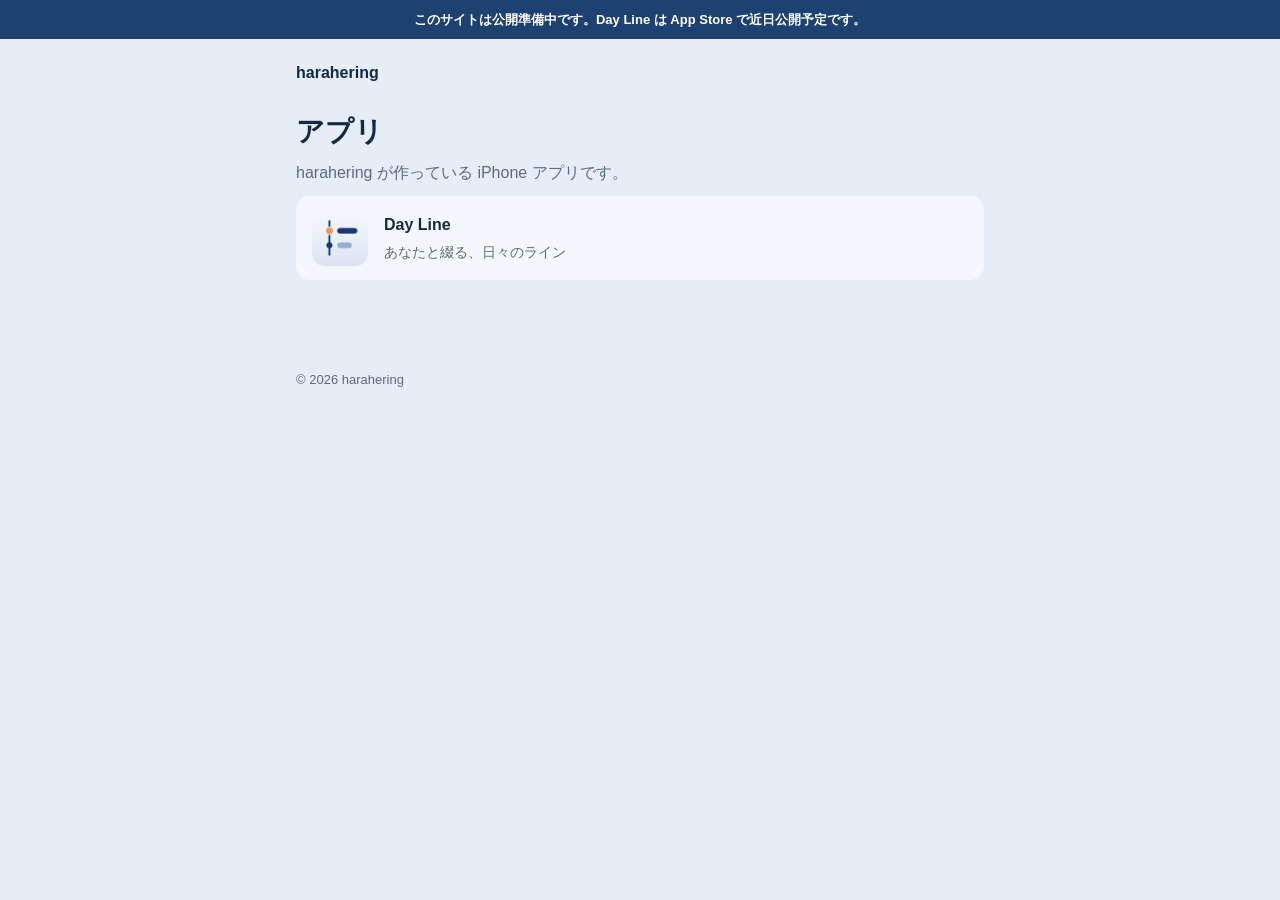
<file: index.html>
<!doctype html>
<html lang="ja">
<head>
  <meta charset="utf-8">
  <meta name="viewport" content="width=device-width, initial-scale=1">
  <meta name="robots" content="noindex">
  <title>harahering</title>
  <meta name="description" content="harahering が作っている iPhone アプリの紹介です。">
  <link rel="stylesheet" href="/assets/style.css">
</head>
<body>
  <!-- 公開準備中の表示。アプリの公開時に、この div と下の robots の meta を消す -->
  <div class="prerelease">このサイトは公開準備中です。Day Line は App Store で近日公開予定です。</div>
  <header class="site-header">
    <div class="wrap">
      <a class="brand" href="/">harahering</a>
    </div>
  </header>

  <main class="wrap">
    <h1>アプリ</h1>
    <p class="lead">harahering が作っている iPhone アプリです。</p>
    <ul class="app-list">
      <li>
        <a href="/dayline/">
          <img src="/assets/dayline-icon.png" alt="">
          <div>
            <strong>Day Line</strong>
            <span>あなたと綴る、日々のライン</span>
          </div>
        </a>
      </li>
    </ul>
  </main>

  <footer class="site-footer">
    <div class="wrap">
      <p>&copy; 2026 harahering</p>
    </div>
  </footer>
</body>
</html>
</file>
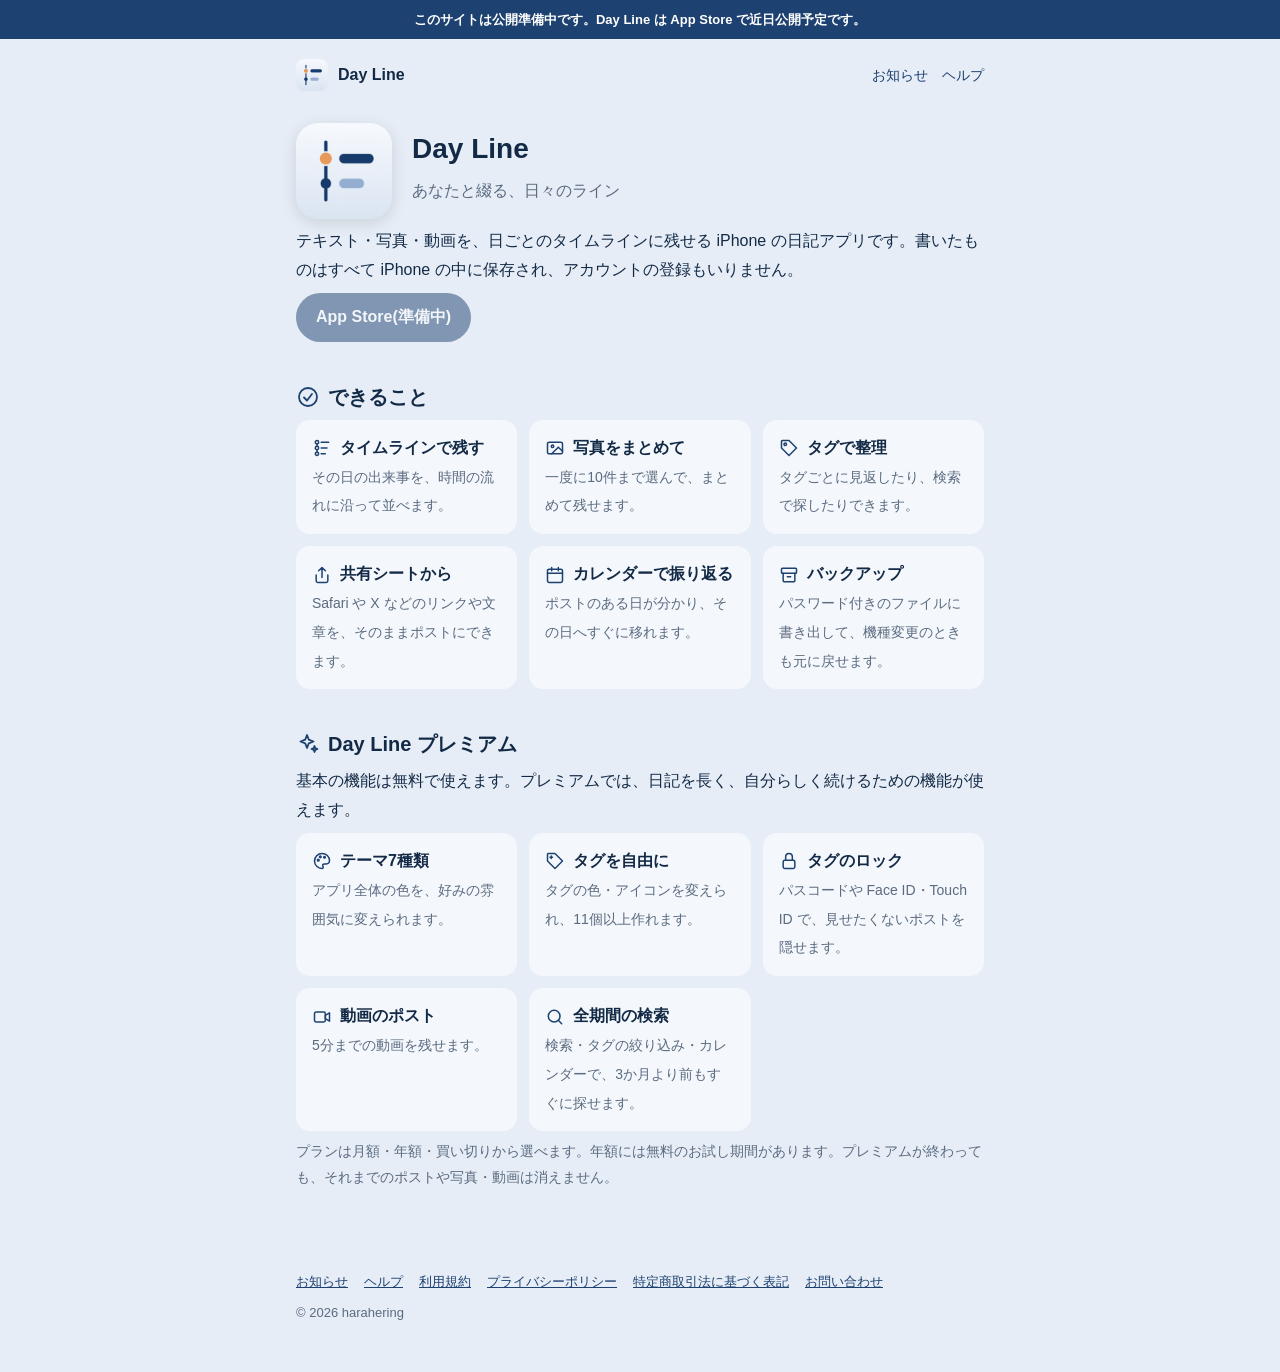
<file: dayline/index.html>
<!doctype html>
<html lang="ja">
<head>
  <meta charset="utf-8">
  <meta name="viewport" content="width=device-width, initial-scale=1">
  <meta name="robots" content="noindex">
  <title>Day Line - あなたと綴る、日々のライン</title>
  <meta name="description" content="Day Line は、テキスト・写真・動画を、日ごとのタイムラインに残す iPhone の日記アプリです。">
  <link rel="stylesheet" href="/assets/style.css">
  <link rel="apple-touch-icon" href="/assets/apple-touch-icon.png">
</head>
<body>
  <!-- 公開準備中の表示。アプリの公開時に、この div と下の robots の meta を消す -->
  <div class="prerelease">このサイトは公開準備中です。Day Line は App Store で近日公開予定です。</div>
  <header class="site-header">
    <div class="wrap">
      <a class="brand" href="/dayline/"><img src="/assets/dayline-icon.png" alt="">Day Line</a>
      <nav class="site-nav">
        <a href="/dayline/news/">お知らせ</a>
        <a href="/dayline/help/">ヘルプ</a>
      </nav>
    </div>
  </header>

  <main class="wrap">
    <div class="hero">
      <img src="/assets/dayline-icon.png" alt="Day Line のアイコン">
      <div>
        <h1>Day Line</h1>
        <p class="lead">あなたと綴る、日々のライン</p>
      </div>
    </div>

    <p>テキスト・写真・動画を、日ごとのタイムラインに残せる iPhone の日記アプリです。書いたものはすべて iPhone の中に保存され、アカウントの登録もいりません。</p>

    <!-- App Store のリンクは、アプリの公開後に差し替える -->
    <p><a class="button" href="#" aria-disabled="true">App Store(準備中)</a></p>

    <!-- Icons are inline SVG drawn with the text color's accent, so they follow light and dark. -->
    <h2 class="with-icon">
      <svg class="icon" viewBox="0 0 24 24" aria-hidden="true"><circle cx="12" cy="12" r="9"/><path d="M8 12.5l3 3 5-6.5"/></svg>
      できること
    </h2>
    <ul class="features">
      <li>
        <strong><svg class="icon" viewBox="0 0 24 24" aria-hidden="true"><circle cx="6" cy="5" r="2"/><circle cx="6" cy="12" r="2"/><circle cx="6" cy="19" r="2"/><path d="M6 7v3M6 14v3M11 5h9M11 12h7M11 19h5"/></svg>タイムラインで残す</strong>
        <span>その日の出来事を、時間の流れに沿って並べます。</span>
      </li>
      <li>
        <strong><svg class="icon" viewBox="0 0 24 24" aria-hidden="true"><rect x="3" y="5" width="18" height="14" rx="2"/><circle cx="9" cy="10" r="1.5"/><path d="M21 16l-5-5-8 8"/></svg>写真をまとめて</strong>
        <span>一度に10件まで選んで、まとめて残せます。</span>
      </li>
      <li>
        <strong><svg class="icon" viewBox="0 0 24 24" aria-hidden="true"><path d="M3 12V4a1 1 0 0 1 1-1h8l9 9-9 9z"/><circle cx="7.5" cy="7.5" r="1.5"/></svg>タグで整理</strong>
        <span>タグごとに見返したり、検索で探したりできます。</span>
      </li>
      <li>
        <strong><svg class="icon" viewBox="0 0 24 24" aria-hidden="true"><path d="M12 3v12M8 7l4-4 4 4"/><path d="M5 12v7a2 2 0 0 0 2 2h10a2 2 0 0 0 2-2v-7"/></svg>共有シートから</strong>
        <span>Safari や X などのリンクや文章を、そのままポストにできます。</span>
      </li>
      <li>
        <strong><svg class="icon" viewBox="0 0 24 24" aria-hidden="true"><rect x="3" y="5" width="18" height="16" rx="2"/><path d="M3 10h18M8 3v4M16 3v4"/></svg>カレンダーで振り返る</strong>
        <span>ポストのある日が分かり、その日へすぐに移れます。</span>
      </li>
      <li>
        <strong><svg class="icon" viewBox="0 0 24 24" aria-hidden="true"><rect x="3" y="4" width="18" height="6" rx="1"/><path d="M5 10v9a1 1 0 0 0 1 1h12a1 1 0 0 0 1-1v-9M10 14h4"/></svg>バックアップ</strong>
        <span>パスワード付きのファイルに書き出して、機種変更のときも元に戻せます。</span>
      </li>
    </ul>

    <h2 class="with-icon">
      <svg class="icon" viewBox="0 0 24 24" aria-hidden="true"><path d="M11 3l1.8 4.7 4.7 1.8-4.7 1.8L11 16l-1.8-4.7L4.5 9.5l4.7-1.8z"/><path d="M18.5 14l.8 2.2 2.2.8-2.2.8-.8 2.2-.8-2.2-2.2-.8 2.2-.8z"/></svg>
      Day Line プレミアム
    </h2>
    <p>基本の機能は無料で使えます。プレミアムでは、日記を長く、自分らしく続けるための機能が使えます。</p>
    <ul class="features">
      <li>
        <strong><svg class="icon" viewBox="0 0 24 24" aria-hidden="true"><path d="M12 3a9 9 0 1 0 0 18c1 0 1.5-.8 1.5-1.5 0-.9-.7-1.3-.7-2.2 0-1 .8-1.8 1.8-1.8H17a4 4 0 0 0 4-4C21 6.8 17 3 12 3z"/><circle cx="7.5" cy="11" r="1"/><circle cx="10" cy="7" r="1"/><circle cx="15" cy="7.5" r="1"/></svg>テーマ7種類</strong>
        <span>アプリ全体の色を、好みの雰囲気に変えられます。</span>
      </li>
      <li>
        <strong><svg class="icon" viewBox="0 0 24 24" aria-hidden="true"><path d="M3 12V4a1 1 0 0 1 1-1h8l9 9-9 9z"/><path d="M7.5 6v3M6 7.5h3"/></svg>タグを自由に</strong>
        <span>タグの色・アイコンを変えられ、11個以上作れます。</span>
      </li>
      <li>
        <strong><svg class="icon" viewBox="0 0 24 24" aria-hidden="true"><rect x="5" y="11" width="14" height="10" rx="2"/><path d="M8 11V7a4 4 0 0 1 8 0v4"/></svg>タグのロック</strong>
        <span>パスコードや Face ID・Touch ID で、見せたくないポストを隠せます。</span>
      </li>
      <li>
        <strong><svg class="icon" viewBox="0 0 24 24" aria-hidden="true"><rect x="3" y="6" width="13" height="12" rx="2"/><path d="M16 10l5-3v10l-5-3z"/></svg>動画のポスト</strong>
        <span>5分までの動画を残せます。</span>
      </li>
      <li>
        <strong><svg class="icon" viewBox="0 0 24 24" aria-hidden="true"><circle cx="11" cy="11" r="7"/><path d="M20 20l-4-4"/></svg>全期間の検索</strong>
        <span>検索・タグの絞り込み・カレンダーで、3か月より前もすぐに探せます。</span>
      </li>
    </ul>
    <p class="note">プランは月額・年額・買い切りから選べます。年額には無料のお試し期間があります。プレミアムが終わっても、それまでのポストや写真・動画は消えません。</p>
  </main>

  <footer class="site-footer">
    <div class="wrap">
      <nav>
        <a href="/dayline/news/">お知らせ</a>
        <a href="/dayline/help/">ヘルプ</a>
        <a href="/dayline/terms/">利用規約</a>
        <a href="/dayline/privacy/">プライバシーポリシー</a>
        <a href="/dayline/tokushoho/">特定商取引法に基づく表記</a>
        <a href="https://docs.google.com/forms/d/e/1FAIpQLSfvPwlX7Q81-w0aFriSInDe62e1CzYH-zkuxOS2LCQvahcfPw/viewform">お問い合わせ</a>
      </nav>
      <p>&copy; 2026 harahering</p>
    </div>
  </footer>
</body>
</html>
</file>
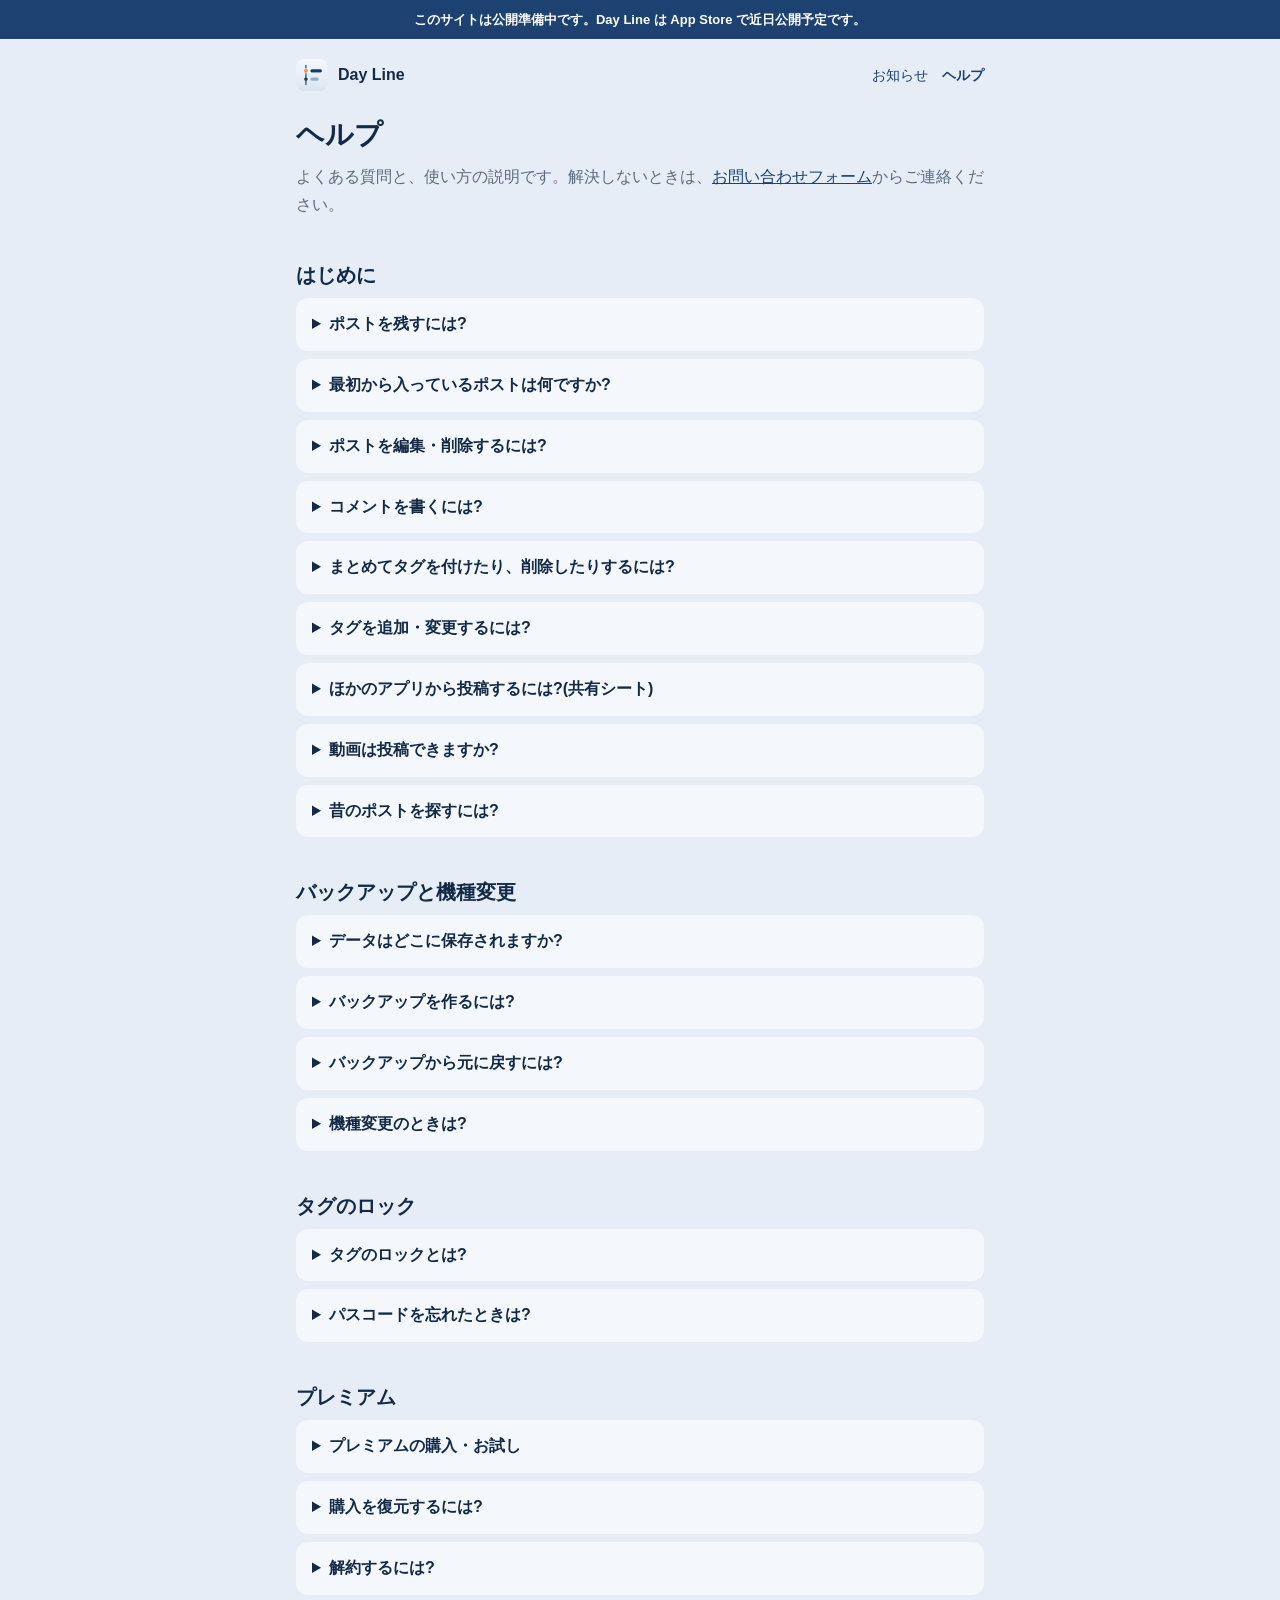
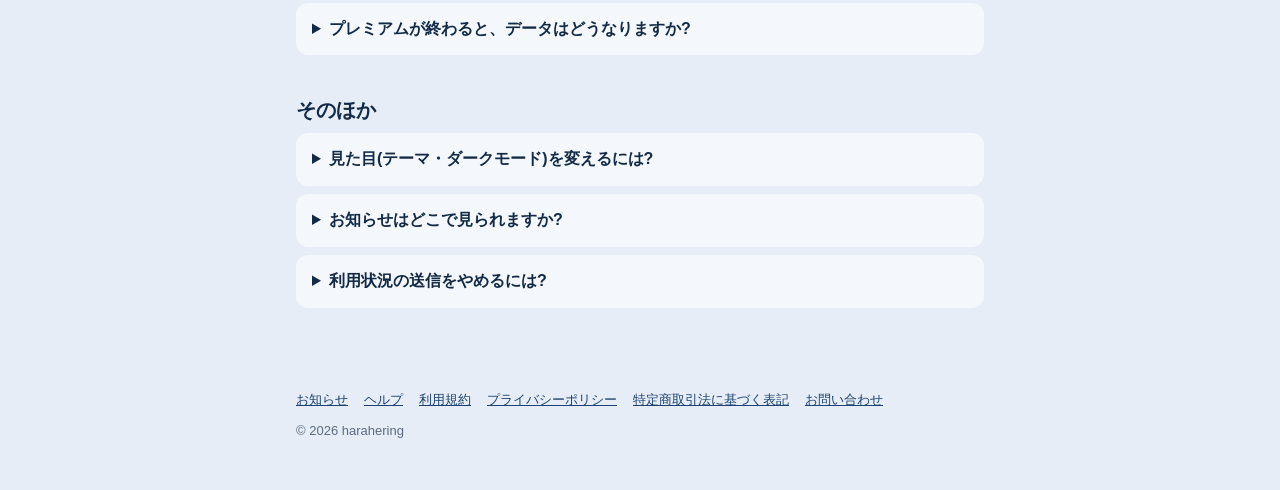
<file: dayline/help/index.html>
<!doctype html>
<html lang="ja">
<head>
  <meta charset="utf-8">
  <meta name="viewport" content="width=device-width, initial-scale=1">
  <meta name="robots" content="noindex">
  <title>ヘルプ - Day Line</title>
  <link rel="stylesheet" href="/assets/style.css">
  <link rel="apple-touch-icon" href="/assets/apple-touch-icon.png">
</head>
<body>
  <!-- 公開準備中の表示。アプリの公開時に、この div と下の robots の meta を消す -->
  <div class="prerelease">このサイトは公開準備中です。Day Line は App Store で近日公開予定です。</div>
  <header class="site-header">
    <div class="wrap">
      <a class="brand" href="/dayline/"><img src="/assets/dayline-icon.png" alt="">Day Line</a>
      <nav class="site-nav">
        <a href="/dayline/news/">お知らせ</a>
        <a href="/dayline/help/" aria-current="page">ヘルプ</a>
      </nav>
    </div>
  </header>

  <main class="wrap">
    <h1>ヘルプ</h1>
    <p class="lead">よくある質問と、使い方の説明です。解決しないときは、<a href="https://docs.google.com/forms/d/e/1FAIpQLSfvPwlX7Q81-w0aFriSInDe62e1CzYH-zkuxOS2LCQvahcfPw/viewform">お問い合わせフォーム</a>からご連絡ください。</p>

    <h2>はじめに</h2>
    <details>
      <summary>ポストを残すには?</summary>
      <p>画面右上の「＋」を押し、「テキスト」か「画像・動画」を選んで書きます。タグを選んで「投稿」を押すと、ホームのその日のタイムラインに並びます。</p>
    </details>
    <details>
      <summary>最初から入っているポストは何ですか?</summary>
      <p>はじめて開いたときに、使い方の案内としてポストとコメントをいくつか入れています。読み終わったら、ふつうのポストと同じように削除できます。ホーム右上の丸いチェックのアイコンで、まとめて選んで削除すると簡単です。</p>
    </details>
    <details>
      <summary>ポストを編集・削除するには?</summary>
      <p>ポストを押すと詳細ページが開きます。詳細ページでは、次のことができます。</p>
      <ul>
        <li>本文の編集: 本文の右下の鉛筆のアイコン</li>
        <li>タグの設定: 右上のタグのアイコン</li>
        <li>削除: 右上のゴミ箱のアイコン(そのポストのコメントも一緒に削除されます)</li>
        <li>日時の変更: 上部の日時を押すと、年・月・日・時刻を変えられます</li>
      </ul>
      <p>ホームや一覧でポストを長押しすると、詳細ページを開かずに、タグの設定・コメント・削除ができます。ポストの右下の「TAG」を押しても、タグを設定できます。</p>
    </details>
    <details>
      <summary>コメントを書くには?</summary>
      <p>ホームのポストの左下にある吹き出しのアイコンを押すと、コメントを書けます。1つのポストに、いくつでも書けます。</p>
      <p>ホームには、ポストごとにコメントが3件まで表示されます。すべてのコメントは、詳細ページの右下の吹き出しのアイコンから見られ、編集や削除もできます。</p>
    </details>
    <details>
      <summary>まとめてタグを付けたり、削除したりするには?</summary>
      <p>ホームや一覧の右上の丸いチェックのアイコンを押すと、ポストを複数選べる状態になります。ポストを選んでから、右上のタグのアイコンでまとめてタグを設定、ゴミ箱のアイコンでまとめて削除できます。</p>
      <p>まとめてタグを設定すると、選んだポストに付いていたタグは、新しく選んだタグに置き換わります。</p>
    </details>
    <details>
      <summary>タグを追加・変更するには?</summary>
      <p>タグ画面の右上の鉛筆のアイコンから、タグを追加・並べ替え・削除できます。タグの名前を押すと、名前を変えられます。</p>
      <p>無料プランで作れるタグは10個までです。タグの色・アイコンの変更と、11個目以降のタグは、プレミアムで使えます。</p>
    </details>
    <details>
      <summary>ほかのアプリから投稿するには?(共有シート)</summary>
      <p>Safari や X などで「共有」ボタンを押し、一覧から「Day Line」を選ぶと、リンクや文章をそのままポストにできます。一覧にないときは、一覧の右端の「その他」から追加してください。</p>
      <p>リンクだけのポストは、タイトルや画像の付いたカードで表示されます(X・Instagram・TikTok の投稿や、ニュースなどのウェブページ)。共有したポストは、次に Day Line を開いたときに取り込まれます。</p>
    </details>
    <details>
      <summary>動画は投稿できますか?</summary>
      <p>プレミアムで、5分までの動画を投稿できます。画像と動画は、合わせて一度に10件まで選べます。まとめて選んだものは、ホームでは横に1つに並び、詳細ページで左右にめくって見られます。</p>
    </details>
    <details>
      <summary>昔のポストを探すには?</summary>
      <p>ホームの月の切り替えで、全期間のポストを見られます。テキスト・画像の一覧の検索とタグの絞り込み、カレンダーから日付を選ぶ機能は、無料プランでは直近3か月が対象です。プレミアムでは全期間が対象になります。</p>
    </details>

    <h2>バックアップと機種変更</h2>
    <details>
      <summary>データはどこに保存されますか?</summary>
      <p>ポスト・画像・動画・タグは、すべて iPhone の中に保存されます。開発者のサーバには送られません。アプリを削除すると、データもすべて消えます。</p>
    </details>
    <details>
      <summary>バックアップを作るには?</summary>
      <p>設定の「バックアップを書き出す」で、データをパスワード(4文字以上)付きのファイルとして保存できます。保存先は、ファイルアプリ(iCloud Drive など)から選べます。</p>
      <p>パスワードを忘れると、そのファイルは読み込めません。パスワードは忘れないように控えておいてください。</p>
    </details>
    <details>
      <summary>バックアップから元に戻すには?</summary>
      <p>設定の「バックアップから読み込む」でファイルを選び、パスワードを入れます。いま入っているポスト・コメント・タグは、ファイルの内容にすべて置き換わります。</p>
    </details>
    <details>
      <summary>機種変更のときは?</summary>
      <p>iCloud バックアップや、パソコンでの iPhone のバックアップから新しい iPhone に移すと、Day Line のデータも一緒に移ります。設定の「画像と動画をバックアップに含める」をオフにしている場合、画像と動画は移りません。</p>
      <p>確実に移すには、古い iPhone でバックアップファイルを書き出し、新しい iPhone で読み込む方法がおすすめです。</p>
    </details>

    <h2>タグのロック</h2>
    <details>
      <summary>タグのロックとは?</summary>
      <p>設定の「プライバシー設定」で、選んだタグと、そのタグが付いたポストを、パスコードや Face ID・Touch ID で開くまで隠せます(プレミアム)。ロックし直すタイミングは「自分でロックするまで」か「アプリを離れたとき」から選べます。</p>
    </details>
    <details>
      <summary>パスコードを忘れたときは?</summary>
      <p>パスコードの画面の「パスコードを忘れた場合」から、iPhone の認証(Face ID や iPhone のパスコード)で初期化できます。ロックの設定は消えますが、タグとポストはそのまま残ります。</p>
    </details>

    <h2>プレミアム</h2>
    <details>
      <summary>プレミアムの購入・お試し</summary>
      <p>設定の「プレミアムを見る」から、月額・年額・買い切りのプランを選べます。年額には無料のお試し期間があり、お試しが終わると料金がかかります。</p>
    </details>
    <details>
      <summary>購入を復元するには?</summary>
      <p>アプリを入れ直したときや、別の iPhone で使うときは、同じ Apple アカウントでサインインしたうえで、設定の「購入を復元」を押してください。</p>
    </details>
    <details>
      <summary>解約するには?</summary>
      <p>設定の「サブスクリプションを管理」か、iPhone の「設定」→ 自分の名前 →「サブスクリプション」から解約できます。期間が終わる24時間前までに解約すると、次の更新は行われません。アプリを削除しただけでは解約されません。</p>
    </details>
    <details>
      <summary>プレミアムが終わると、データはどうなりますか?</summary>
      <p>ポスト・画像・動画・タグはそのまま残り、見ることも書き出すこともできます。テーマはスタンダードに戻り、新しく動画を投稿するなど、プレミアムの機能が使えなくなります。</p>
    </details>

    <h2>そのほか</h2>
    <details>
      <summary>見た目(テーマ・ダークモード)を変えるには?</summary>
      <p>設定の「外観」で、ライト・ダーク・システム(iPhone の設定に合わせる)を選べます。</p>
      <p>設定の「テーマ」で、アプリ全体の色を変えられます。スタンダードのほかに、7種類のテーマがプレミアムで使えます。</p>
    </details>
    <details>
      <summary>お知らせはどこで見られますか?</summary>
      <p>アップデートの内容や、不具合とその対応は、設定の「お知らせ」と、このサイトの<a href="/dayline/news/">お知らせ</a>でお伝えします。新しいお知らせがあると、ホーム左上の設定のアイコンに数字が付きます。</p>
    </details>
    <details>
      <summary>利用状況の送信をやめるには?</summary>
      <p>設定の「利用状況を送信」をオフにしてください。送る内容は、<a href="/dayline/privacy/">プライバシーポリシー</a>に書いています。</p>
    </details>
  </main>

  <footer class="site-footer">
    <div class="wrap">
      <nav>
        <a href="/dayline/news/">お知らせ</a>
        <a href="/dayline/help/">ヘルプ</a>
        <a href="/dayline/terms/">利用規約</a>
        <a href="/dayline/privacy/">プライバシーポリシー</a>
        <a href="/dayline/tokushoho/">特定商取引法に基づく表記</a>
        <a href="https://docs.google.com/forms/d/e/1FAIpQLSfvPwlX7Q81-w0aFriSInDe62e1CzYH-zkuxOS2LCQvahcfPw/viewform">お問い合わせ</a>
      </nav>
      <p>&copy; 2026 harahering</p>
    </div>
  </footer>
</body>
</html>
</file>
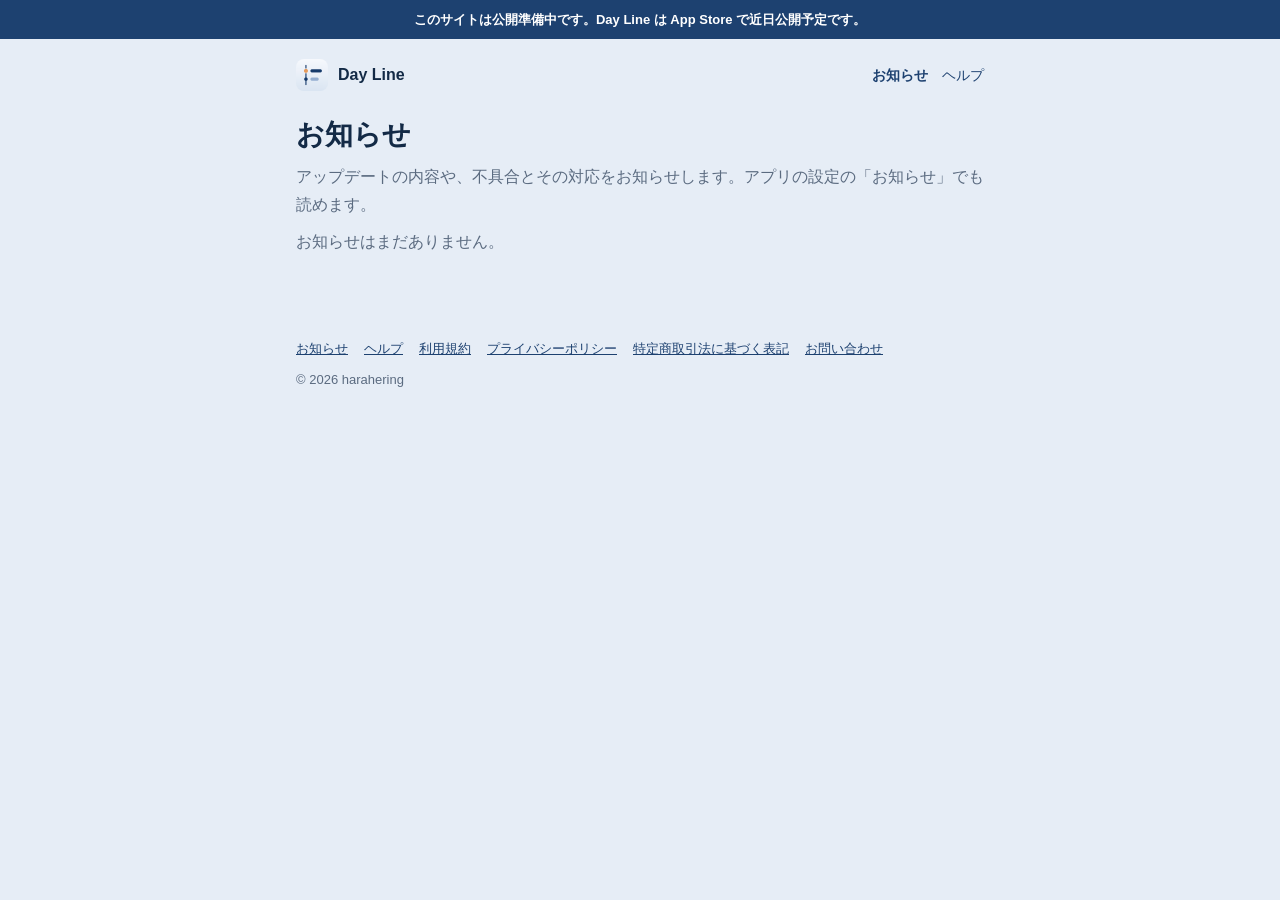
<file: dayline/news/index.html>
<!doctype html>
<html lang="ja">
<head>
  <meta charset="utf-8">
  <meta name="viewport" content="width=device-width, initial-scale=1">
  <meta name="robots" content="noindex">
  <title>お知らせ - Day Line</title>
  <link rel="stylesheet" href="/assets/style.css">
  <link rel="apple-touch-icon" href="/assets/apple-touch-icon.png">
</head>
<body>
  <!-- 公開準備中の表示。アプリの公開時に、この div と下の robots の meta を消す -->
  <div class="prerelease">このサイトは公開準備中です。Day Line は App Store で近日公開予定です。</div>
  <header class="site-header">
    <div class="wrap">
      <a class="brand" href="/dayline/"><img src="/assets/dayline-icon.png" alt="">Day Line</a>
      <nav class="site-nav">
        <a href="/dayline/news/" aria-current="page">お知らせ</a>
        <a href="/dayline/help/">ヘルプ</a>
      </nav>
    </div>
  </header>

  <main class="wrap">
    <h1>お知らせ</h1>
    <p class="lead">アップデートの内容や、不具合とその対応をお知らせします。アプリの設定の「お知らせ」でも読めます。</p>
    <div id="news-list">
      <p class="news-empty">読み込んでいます…</p>
    </div>
  </main>

  <footer class="site-footer">
    <div class="wrap">
      <nav>
        <a href="/dayline/news/">お知らせ</a>
        <a href="/dayline/help/">ヘルプ</a>
        <a href="/dayline/terms/">利用規約</a>
        <a href="/dayline/privacy/">プライバシーポリシー</a>
        <a href="/dayline/tokushoho/">特定商取引法に基づく表記</a>
        <a href="https://docs.google.com/forms/d/e/1FAIpQLSfvPwlX7Q81-w0aFriSInDe62e1CzYH-zkuxOS2LCQvahcfPw/viewform">お問い合わせ</a>
      </nav>
      <p>&copy; 2026 harahering</p>
    </div>
  </footer>
  <script src="/assets/news.js"></script>
</body>
</html>
</file>
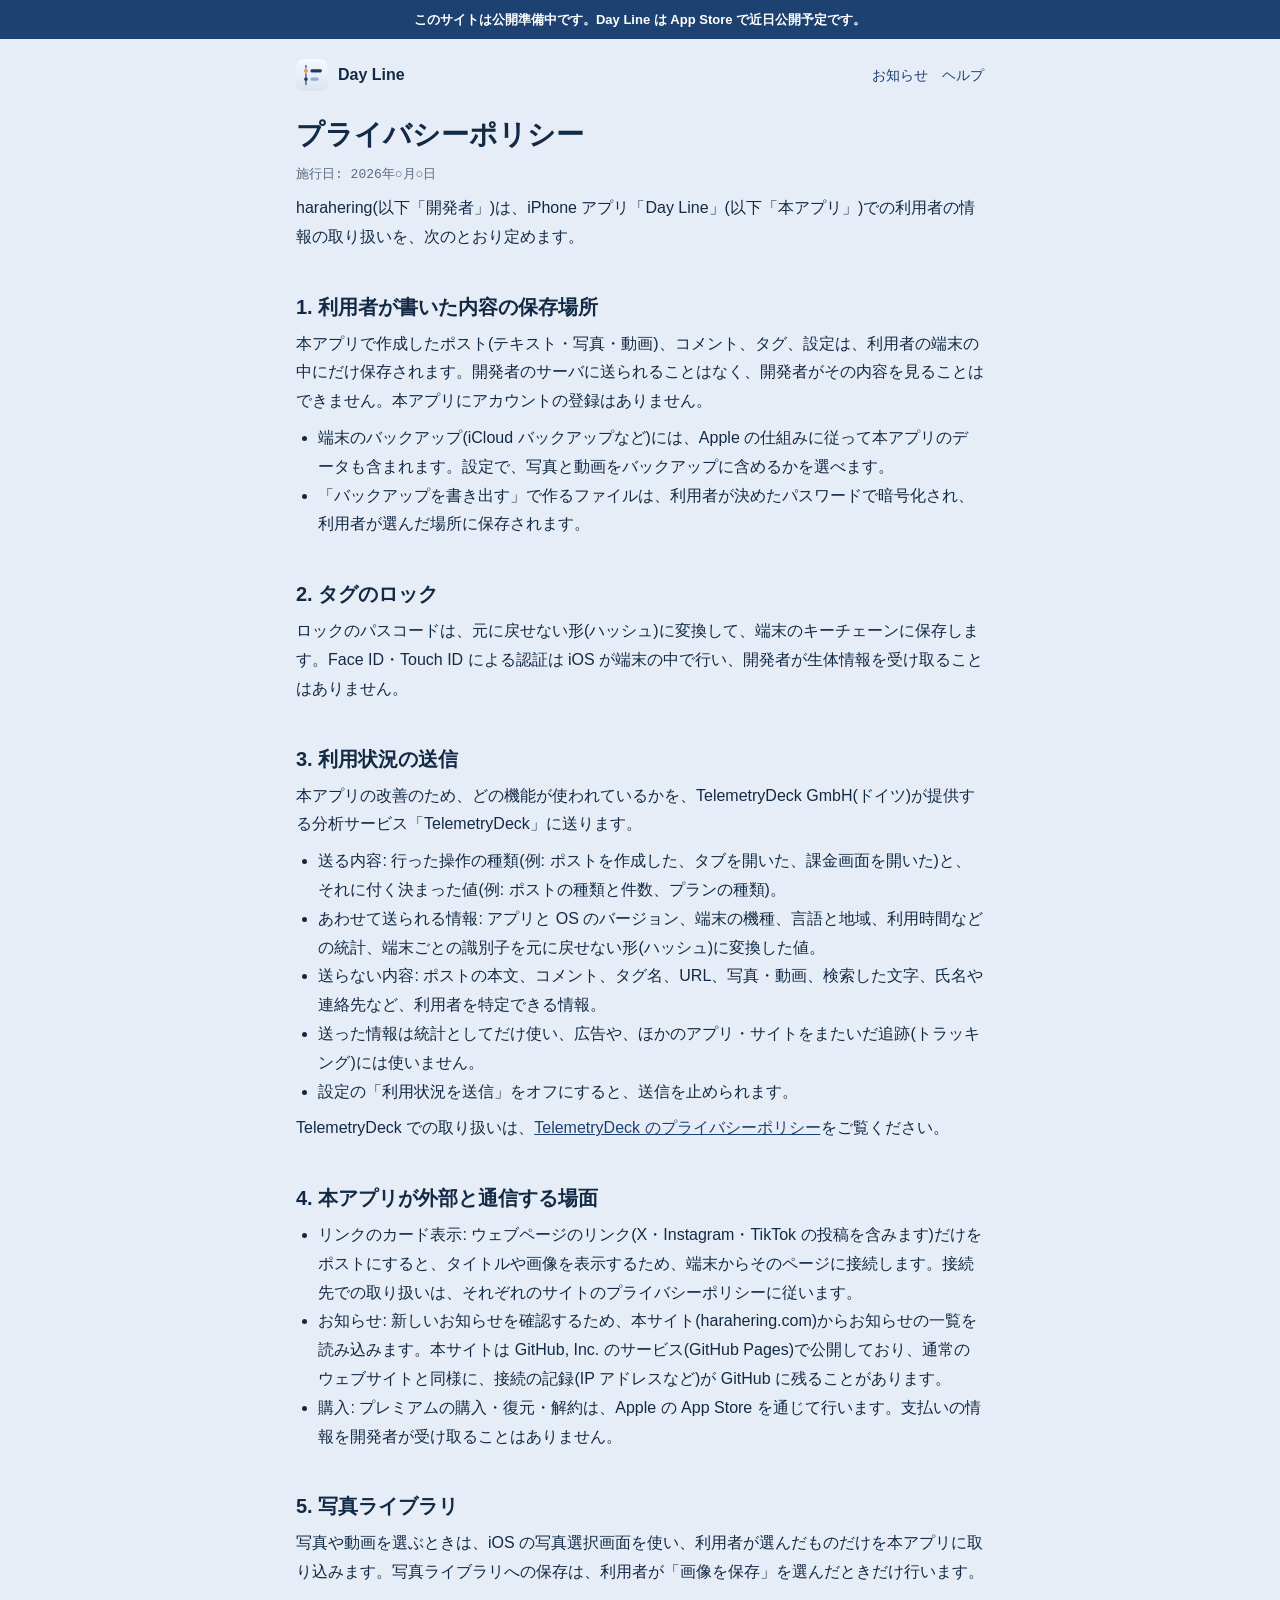
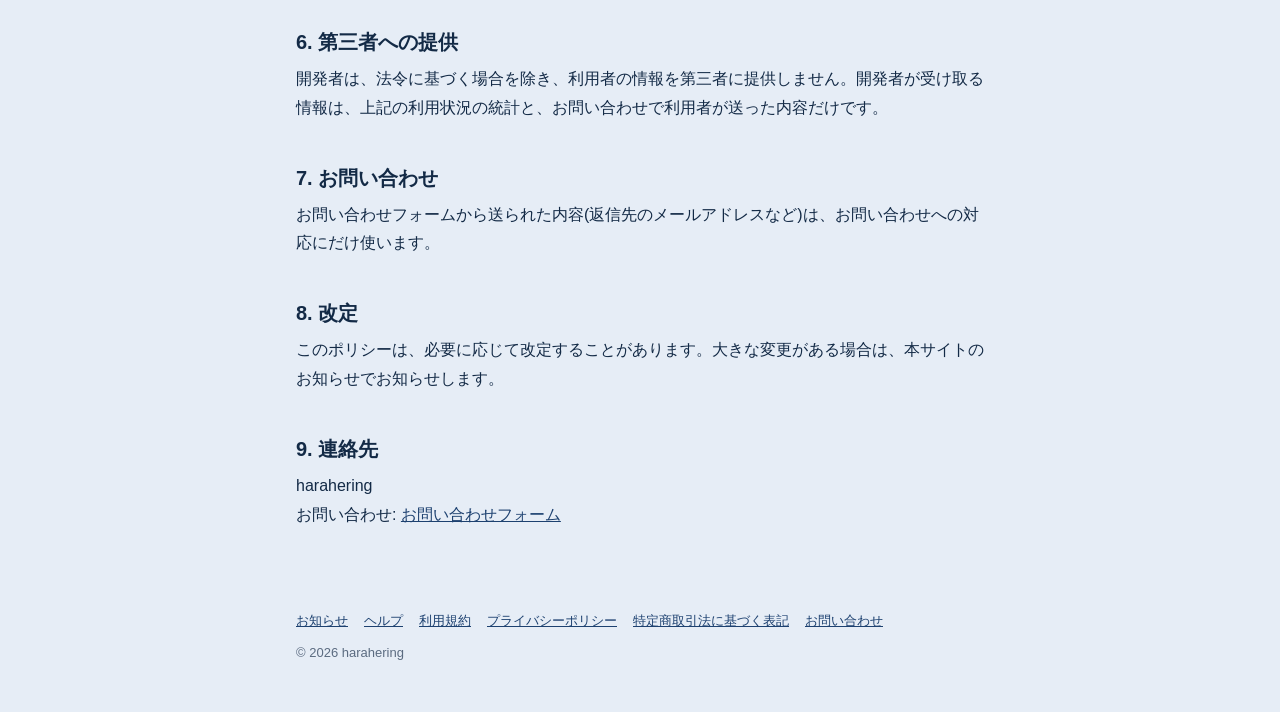
<file: dayline/privacy/index.html>
<!doctype html>
<html lang="ja">
<head>
  <meta charset="utf-8">
  <meta name="viewport" content="width=device-width, initial-scale=1">
  <meta name="robots" content="noindex">
  <title>プライバシーポリシー - Day Line</title>
  <link rel="stylesheet" href="/assets/style.css">
  <link rel="apple-touch-icon" href="/assets/apple-touch-icon.png">
</head>
<body>
  <!-- 公開準備中の表示。アプリの公開時に、この div と下の robots の meta を消す -->
  <div class="prerelease">このサイトは公開準備中です。Day Line は App Store で近日公開予定です。</div>
  <header class="site-header">
    <div class="wrap">
      <a class="brand" href="/dayline/"><img src="/assets/dayline-icon.png" alt="">Day Line</a>
      <nav class="site-nav">
        <a href="/dayline/news/">お知らせ</a>
        <a href="/dayline/help/">ヘルプ</a>
      </nav>
    </div>
  </header>

  <main class="wrap">
    <!-- 下書き: 公開前に内容を確認すること。施行日は公開日に合わせる -->
    <h1>プライバシーポリシー</h1>
    <p class="updated">施行日: 2026年○月○日</p>

    <p>harahering(以下「開発者」)は、iPhone アプリ「Day Line」(以下「本アプリ」)での利用者の情報の取り扱いを、次のとおり定めます。</p>

    <h2>1. 利用者が書いた内容の保存場所</h2>
    <p>本アプリで作成したポスト(テキスト・写真・動画)、コメント、タグ、設定は、利用者の端末の中にだけ保存されます。開発者のサーバに送られることはなく、開発者がその内容を見ることはできません。本アプリにアカウントの登録はありません。</p>
    <ul>
      <li>端末のバックアップ(iCloud バックアップなど)には、Apple の仕組みに従って本アプリのデータも含まれます。設定で、写真と動画をバックアップに含めるかを選べます。</li>
      <li>「バックアップを書き出す」で作るファイルは、利用者が決めたパスワードで暗号化され、利用者が選んだ場所に保存されます。</li>
    </ul>

    <h2>2. タグのロック</h2>
    <p>ロックのパスコードは、元に戻せない形(ハッシュ)に変換して、端末のキーチェーンに保存します。Face ID・Touch ID による認証は iOS が端末の中で行い、開発者が生体情報を受け取ることはありません。</p>

    <h2>3. 利用状況の送信</h2>
    <p>本アプリの改善のため、どの機能が使われているかを、TelemetryDeck GmbH(ドイツ)が提供する分析サービス「TelemetryDeck」に送ります。</p>
    <ul>
      <li>送る内容: 行った操作の種類(例: ポストを作成した、タブを開いた、課金画面を開いた)と、それに付く決まった値(例: ポストの種類と件数、プランの種類)。</li>
      <li>あわせて送られる情報: アプリと OS のバージョン、端末の機種、言語と地域、利用時間などの統計、端末ごとの識別子を元に戻せない形(ハッシュ)に変換した値。</li>
      <li>送らない内容: ポストの本文、コメント、タグ名、URL、写真・動画、検索した文字、氏名や連絡先など、利用者を特定できる情報。</li>
      <li>送った情報は統計としてだけ使い、広告や、ほかのアプリ・サイトをまたいだ追跡(トラッキング)には使いません。</li>
      <li>設定の「利用状況を送信」をオフにすると、送信を止められます。</li>
    </ul>
    <p>TelemetryDeck での取り扱いは、<a href="https://telemetrydeck.com/privacy/">TelemetryDeck のプライバシーポリシー</a>をご覧ください。</p>

    <h2>4. 本アプリが外部と通信する場面</h2>
    <ul>
      <li>リンクのカード表示: ウェブページのリンク(X・Instagram・TikTok の投稿を含みます)だけをポストにすると、タイトルや画像を表示するため、端末からそのページに接続します。接続先での取り扱いは、それぞれのサイトのプライバシーポリシーに従います。</li>
      <li>お知らせ: 新しいお知らせを確認するため、本サイト(harahering.com)からお知らせの一覧を読み込みます。本サイトは GitHub, Inc. のサービス(GitHub Pages)で公開しており、通常のウェブサイトと同様に、接続の記録(IP アドレスなど)が GitHub に残ることがあります。</li>
      <li>購入: プレミアムの購入・復元・解約は、Apple の App Store を通じて行います。支払いの情報を開発者が受け取ることはありません。</li>
    </ul>

    <h2>5. 写真ライブラリ</h2>
    <p>写真や動画を選ぶときは、iOS の写真選択画面を使い、利用者が選んだものだけを本アプリに取り込みます。写真ライブラリへの保存は、利用者が「画像を保存」を選んだときだけ行います。</p>

    <h2>6. 第三者への提供</h2>
    <p>開発者は、法令に基づく場合を除き、利用者の情報を第三者に提供しません。開発者が受け取る情報は、上記の利用状況の統計と、お問い合わせで利用者が送った内容だけです。</p>

    <h2>7. お問い合わせ</h2>
    <p>お問い合わせフォームから送られた内容(返信先のメールアドレスなど)は、お問い合わせへの対応にだけ使います。</p>

    <h2>8. 改定</h2>
    <p>このポリシーは、必要に応じて改定することがあります。大きな変更がある場合は、本サイトのお知らせでお知らせします。</p>

    <h2>9. 連絡先</h2>
    <p>harahering<br>お問い合わせ: <a href="https://docs.google.com/forms/d/e/1FAIpQLSfvPwlX7Q81-w0aFriSInDe62e1CzYH-zkuxOS2LCQvahcfPw/viewform">お問い合わせフォーム</a></p>
  </main>

  <footer class="site-footer">
    <div class="wrap">
      <nav>
        <a href="/dayline/news/">お知らせ</a>
        <a href="/dayline/help/">ヘルプ</a>
        <a href="/dayline/terms/">利用規約</a>
        <a href="/dayline/privacy/" aria-current="page">プライバシーポリシー</a>
        <a href="/dayline/tokushoho/">特定商取引法に基づく表記</a>
        <a href="https://docs.google.com/forms/d/e/1FAIpQLSfvPwlX7Q81-w0aFriSInDe62e1CzYH-zkuxOS2LCQvahcfPw/viewform">お問い合わせ</a>
      </nav>
      <p>&copy; 2026 harahering</p>
    </div>
  </footer>
</body>
</html>
</file>
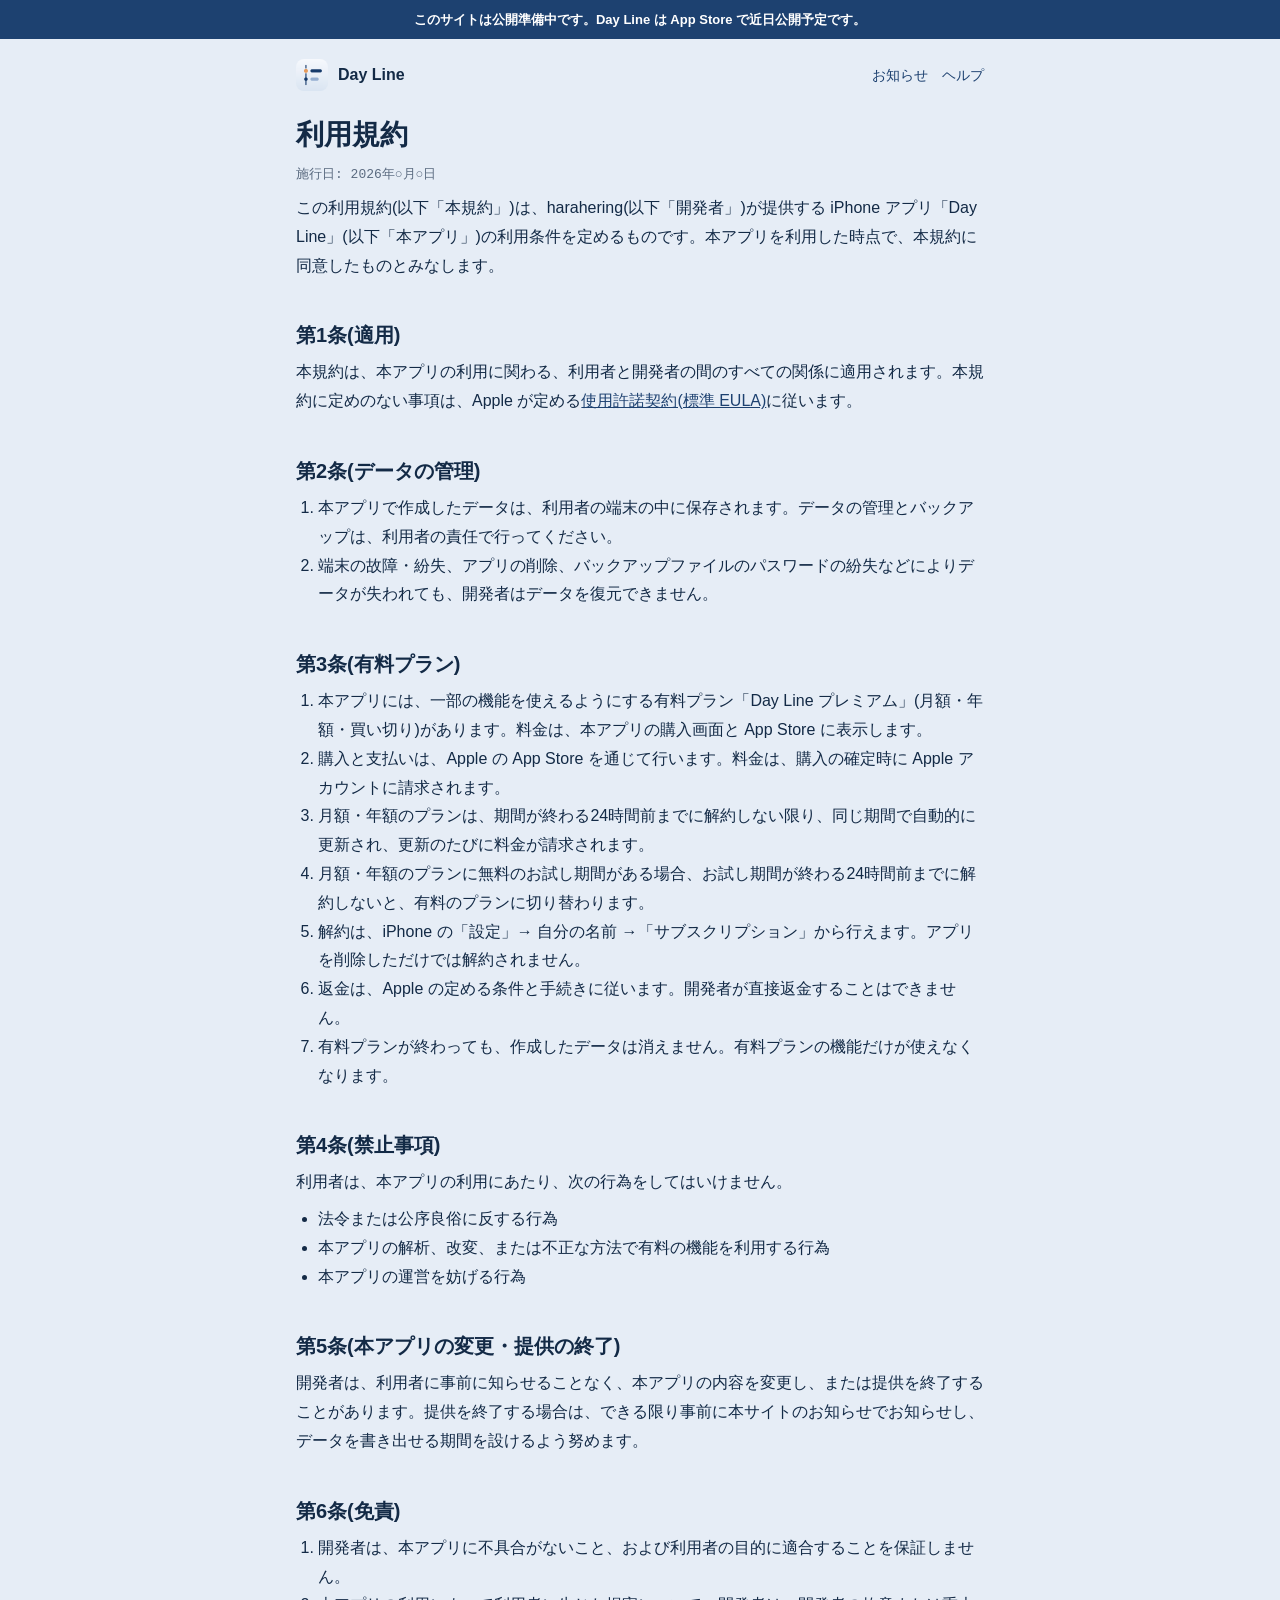
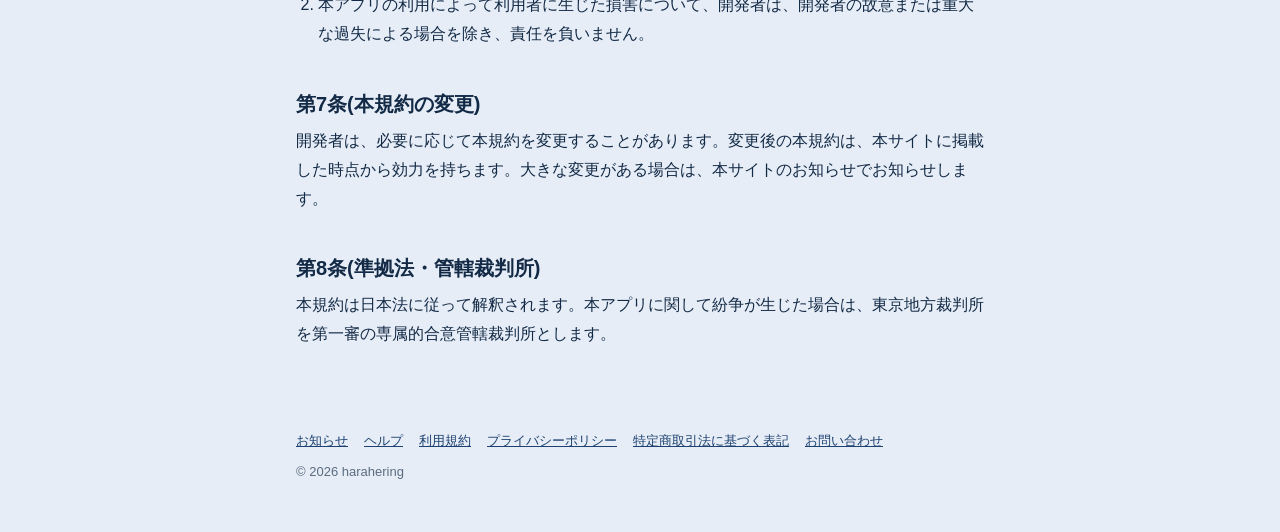
<file: dayline/terms/index.html>
<!doctype html>
<html lang="ja">
<head>
  <meta charset="utf-8">
  <meta name="viewport" content="width=device-width, initial-scale=1">
  <meta name="robots" content="noindex">
  <title>利用規約 - Day Line</title>
  <link rel="stylesheet" href="/assets/style.css">
  <link rel="apple-touch-icon" href="/assets/apple-touch-icon.png">
</head>
<body>
  <!-- 公開準備中の表示。アプリの公開時に、この div と下の robots の meta を消す -->
  <div class="prerelease">このサイトは公開準備中です。Day Line は App Store で近日公開予定です。</div>
  <header class="site-header">
    <div class="wrap">
      <a class="brand" href="/dayline/"><img src="/assets/dayline-icon.png" alt="">Day Line</a>
      <nav class="site-nav">
        <a href="/dayline/news/">お知らせ</a>
        <a href="/dayline/help/">ヘルプ</a>
      </nav>
    </div>
  </header>

  <main class="wrap">
    <!-- 下書き: 施行日をアプリの公開日に合わせて埋める -->
    <h1>利用規約</h1>
    <p class="updated">施行日: 2026年○月○日</p>

    <p>この利用規約(以下「本規約」)は、harahering(以下「開発者」)が提供する iPhone アプリ「Day Line」(以下「本アプリ」)の利用条件を定めるものです。本アプリを利用した時点で、本規約に同意したものとみなします。</p>

    <h2>第1条(適用)</h2>
    <p>本規約は、本アプリの利用に関わる、利用者と開発者の間のすべての関係に適用されます。本規約に定めのない事項は、Apple が定める<a href="https://www.apple.com/legal/internet-services/itunes/dev/stdeula/">使用許諾契約(標準 EULA)</a>に従います。</p>

    <h2>第2条(データの管理)</h2>
    <ol>
      <li>本アプリで作成したデータは、利用者の端末の中に保存されます。データの管理とバックアップは、利用者の責任で行ってください。</li>
      <li>端末の故障・紛失、アプリの削除、バックアップファイルのパスワードの紛失などによりデータが失われても、開発者はデータを復元できません。</li>
    </ol>

    <h2>第3条(有料プラン)</h2>
    <ol>
      <li>本アプリには、一部の機能を使えるようにする有料プラン「Day Line プレミアム」(月額・年額・買い切り)があります。料金は、本アプリの購入画面と App Store に表示します。</li>
      <li>購入と支払いは、Apple の App Store を通じて行います。料金は、購入の確定時に Apple アカウントに請求されます。</li>
      <li>月額・年額のプランは、期間が終わる24時間前までに解約しない限り、同じ期間で自動的に更新され、更新のたびに料金が請求されます。</li>
      <li>月額・年額のプランに無料のお試し期間がある場合、お試し期間が終わる24時間前までに解約しないと、有料のプランに切り替わります。</li>
      <li>解約は、iPhone の「設定」→ 自分の名前 →「サブスクリプション」から行えます。アプリを削除しただけでは解約されません。</li>
      <li>返金は、Apple の定める条件と手続きに従います。開発者が直接返金することはできません。</li>
      <li>有料プランが終わっても、作成したデータは消えません。有料プランの機能だけが使えなくなります。</li>
    </ol>

    <h2>第4条(禁止事項)</h2>
    <p>利用者は、本アプリの利用にあたり、次の行為をしてはいけません。</p>
    <ul>
      <li>法令または公序良俗に反する行為</li>
      <li>本アプリの解析、改変、または不正な方法で有料の機能を利用する行為</li>
      <li>本アプリの運営を妨げる行為</li>
    </ul>

    <h2>第5条(本アプリの変更・提供の終了)</h2>
    <p>開発者は、利用者に事前に知らせることなく、本アプリの内容を変更し、または提供を終了することがあります。提供を終了する場合は、できる限り事前に本サイトのお知らせでお知らせし、データを書き出せる期間を設けるよう努めます。</p>

    <h2>第6条(免責)</h2>
    <ol>
      <li>開発者は、本アプリに不具合がないこと、および利用者の目的に適合することを保証しません。</li>
      <li>本アプリの利用によって利用者に生じた損害について、開発者は、開発者の故意または重大な過失による場合を除き、責任を負いません。</li>
    </ol>

    <h2>第7条(本規約の変更)</h2>
    <p>開発者は、必要に応じて本規約を変更することがあります。変更後の本規約は、本サイトに掲載した時点から効力を持ちます。大きな変更がある場合は、本サイトのお知らせでお知らせします。</p>

    <h2>第8条(準拠法・管轄裁判所)</h2>
    <p>本規約は日本法に従って解釈されます。本アプリに関して紛争が生じた場合は、東京地方裁判所を第一審の専属的合意管轄裁判所とします。</p>
  </main>

  <footer class="site-footer">
    <div class="wrap">
      <nav>
        <a href="/dayline/news/">お知らせ</a>
        <a href="/dayline/help/">ヘルプ</a>
        <a href="/dayline/terms/" aria-current="page">利用規約</a>
        <a href="/dayline/privacy/">プライバシーポリシー</a>
        <a href="/dayline/tokushoho/">特定商取引法に基づく表記</a>
        <a href="https://docs.google.com/forms/d/e/1FAIpQLSfvPwlX7Q81-w0aFriSInDe62e1CzYH-zkuxOS2LCQvahcfPw/viewform">お問い合わせ</a>
      </nav>
      <p>&copy; 2026 harahering</p>
    </div>
  </footer>
</body>
</html>
</file>
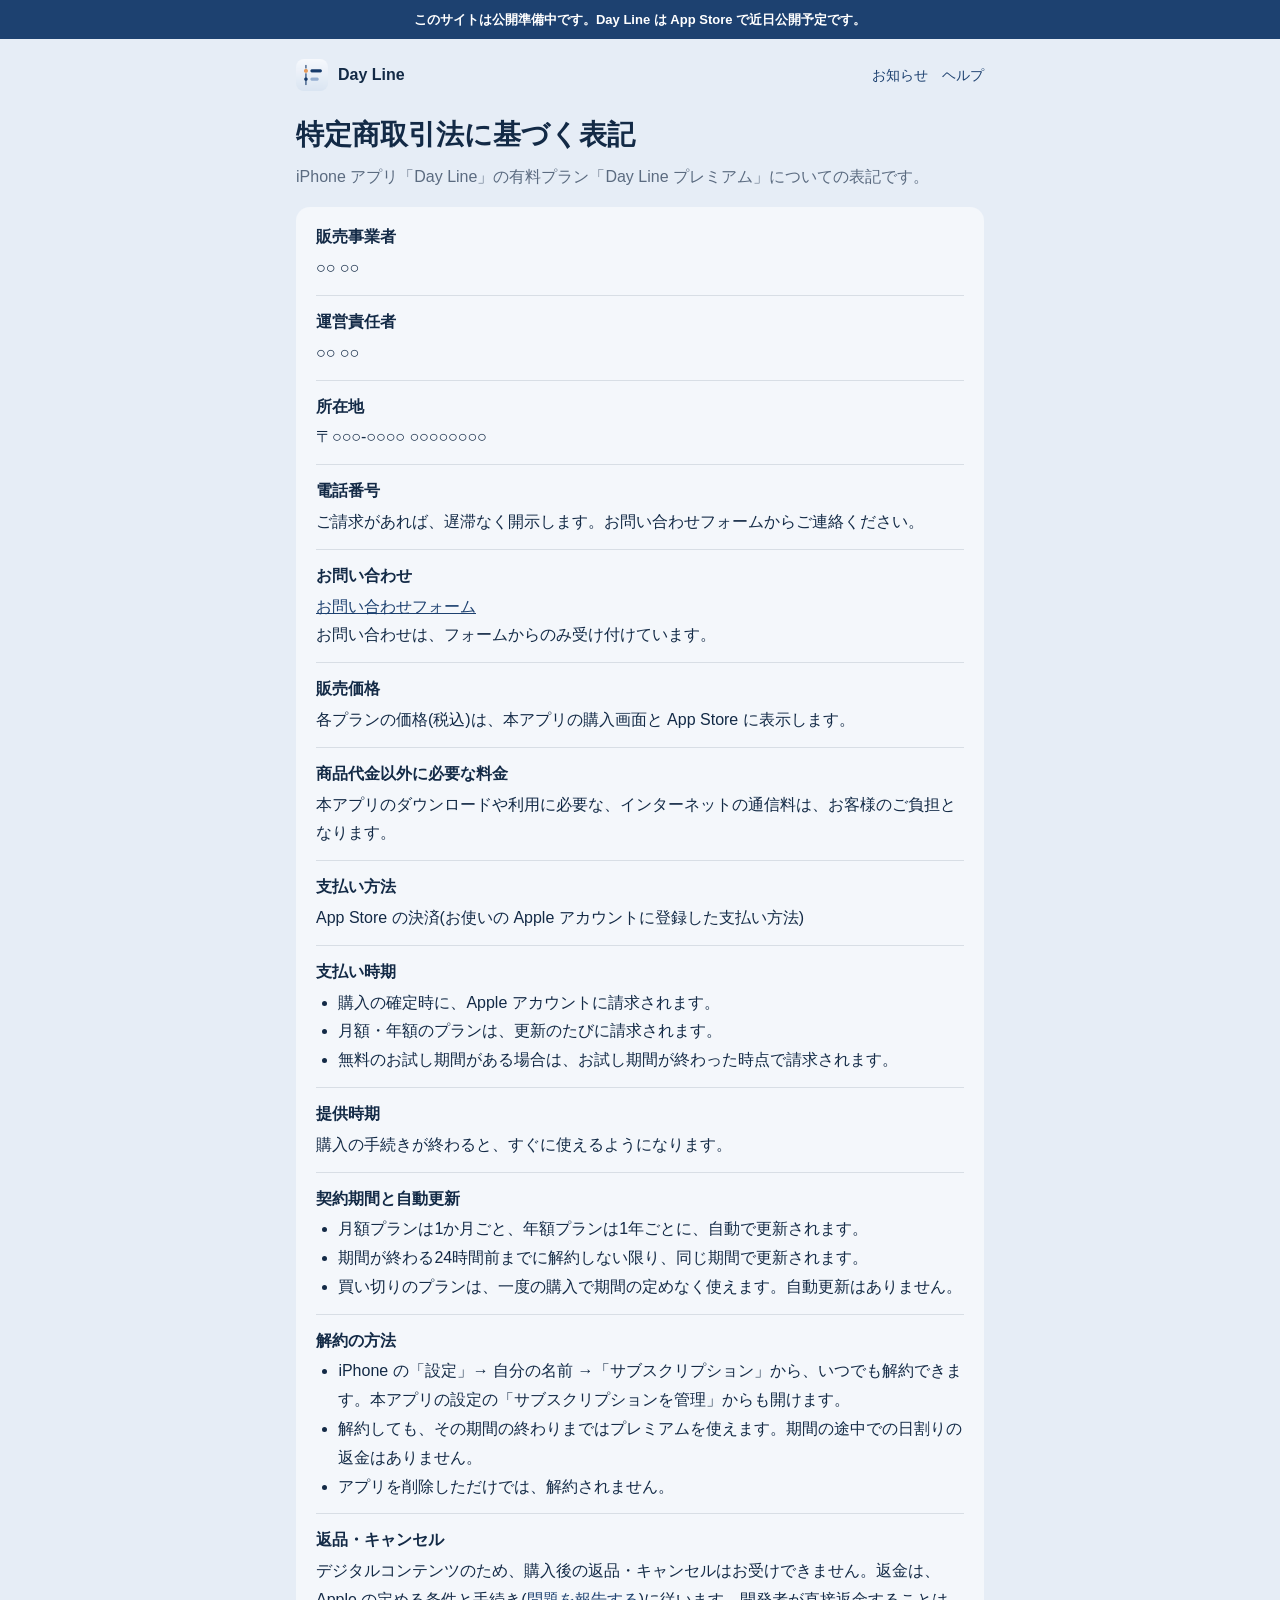
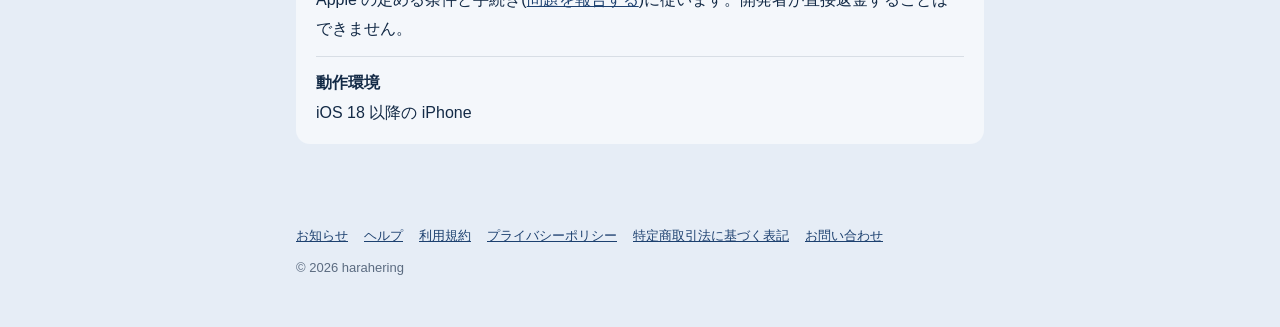
<file: dayline/tokushoho/index.html>
<!doctype html>
<html lang="ja">
<head>
  <meta charset="utf-8">
  <meta name="viewport" content="width=device-width, initial-scale=1">
  <meta name="robots" content="noindex">
  <title>特定商取引法に基づく表記 - Day Line</title>
  <link rel="stylesheet" href="/assets/style.css">
  <link rel="apple-touch-icon" href="/assets/apple-touch-icon.png">
</head>
<body>
  <!-- 公開準備中の表示。アプリの公開時に、この div と下の robots の meta を消す -->
  <div class="prerelease">このサイトは公開準備中です。Day Line は App Store で近日公開予定です。</div>
  <header class="site-header">
    <div class="wrap">
      <a class="brand" href="/dayline/"><img src="/assets/dayline-icon.png" alt="">Day Line</a>
      <nav class="site-nav">
        <a href="/dayline/news/">お知らせ</a>
        <a href="/dayline/help/">ヘルプ</a>
      </nav>
    </div>
  </header>

  <main class="wrap">
    <!-- 下書き: 販売事業者の氏名と所在地(バーチャルオフィスの住所)を、契約後に埋める -->
    <h1>特定商取引法に基づく表記</h1>
    <p class="lead">iPhone アプリ「Day Line」の有料プラン「Day Line プレミアム」についての表記です。</p>

    <dl class="legal-table">
      <dt>販売事業者</dt>
      <dd>○○ ○○</dd>

      <dt>運営責任者</dt>
      <dd>○○ ○○</dd>

      <dt>所在地</dt>
      <dd>〒○○○-○○○○ ○○○○○○○○</dd>

      <dt>電話番号</dt>
      <dd>ご請求があれば、遅滞なく開示します。お問い合わせフォームからご連絡ください。</dd>

      <dt>お問い合わせ</dt>
      <dd>
        <a href="https://docs.google.com/forms/d/e/1FAIpQLSfvPwlX7Q81-w0aFriSInDe62e1CzYH-zkuxOS2LCQvahcfPw/viewform">お問い合わせフォーム</a><br>
        お問い合わせは、フォームからのみ受け付けています。
      </dd>

      <dt>販売価格</dt>
      <dd>各プランの価格(税込)は、本アプリの購入画面と App Store に表示します。</dd>

      <dt>商品代金以外に必要な料金</dt>
      <dd>本アプリのダウンロードや利用に必要な、インターネットの通信料は、お客様のご負担となります。</dd>

      <dt>支払い方法</dt>
      <dd>App Store の決済(お使いの Apple アカウントに登録した支払い方法)</dd>

      <dt>支払い時期</dt>
      <dd>
        <ul>
          <li>購入の確定時に、Apple アカウントに請求されます。</li>
          <li>月額・年額のプランは、更新のたびに請求されます。</li>
          <li>無料のお試し期間がある場合は、お試し期間が終わった時点で請求されます。</li>
        </ul>
      </dd>

      <dt>提供時期</dt>
      <dd>購入の手続きが終わると、すぐに使えるようになります。</dd>

      <dt>契約期間と自動更新</dt>
      <dd>
        <ul>
          <li>月額プランは1か月ごと、年額プランは1年ごとに、自動で更新されます。</li>
          <li>期間が終わる24時間前までに解約しない限り、同じ期間で更新されます。</li>
          <li>買い切りのプランは、一度の購入で期間の定めなく使えます。自動更新はありません。</li>
        </ul>
      </dd>

      <dt>解約の方法</dt>
      <dd>
        <ul>
          <li>iPhone の「設定」→ 自分の名前 →「サブスクリプション」から、いつでも解約できます。本アプリの設定の「サブスクリプションを管理」からも開けます。</li>
          <li>解約しても、その期間の終わりまではプレミアムを使えます。期間の途中での日割りの返金はありません。</li>
          <li>アプリを削除しただけでは、解約されません。</li>
        </ul>
      </dd>

      <dt>返品・キャンセル</dt>
      <dd>デジタルコンテンツのため、購入後の返品・キャンセルはお受けできません。返金は、Apple の定める条件と手続き(<a href="https://reportaproblem.apple.com/">問題を報告する</a>)に従います。開発者が直接返金することはできません。</dd>

      <dt>動作環境</dt>
      <dd>iOS 18 以降の iPhone</dd>
    </dl>
  </main>

  <footer class="site-footer">
    <div class="wrap">
      <nav>
        <a href="/dayline/news/">お知らせ</a>
        <a href="/dayline/help/">ヘルプ</a>
        <a href="/dayline/terms/">利用規約</a>
        <a href="/dayline/privacy/">プライバシーポリシー</a>
        <a href="/dayline/tokushoho/" aria-current="page">特定商取引法に基づく表記</a>
        <a href="https://docs.google.com/forms/d/e/1FAIpQLSfvPwlX7Q81-w0aFriSInDe62e1CzYH-zkuxOS2LCQvahcfPw/viewform">お問い合わせ</a>
      </nav>
      <p>&copy; 2026 harahering</p>
    </div>
  </footer>
</body>
</html>
</file>
<file: assets/style.css>
/* Colors follow Day Line's standard theme (light and dark). */
:root {
  --bg: #E6EDF6;
  --card: #F4F7FB;
  --text: #132A46;
  --muted: #5B6B80;
  --main: #1D4170;
  --on-main: #FFFFFF;
  --line: #3C6797;
  --border: rgba(19, 42, 70, 0.12);
  --mono: ui-monospace, "SF Mono", Menlo, monospace;
  --sans: -apple-system, BlinkMacSystemFont, "Hiragino Sans", "Hiragino Kaku Gothic ProN", "Noto Sans JP", sans-serif;
}

@media (prefers-color-scheme: dark) {
  :root {
    --bg: #10151E;
    --card: #1A2230;
    --text: #E4EBF5;
    --muted: #9AA8BA;
    --main: #8FB3E0;
    --on-main: #10151E;
    --line: #5D84B3;
    --border: rgba(228, 235, 245, 0.12);
  }
}

* { box-sizing: border-box; }

html { -webkit-text-size-adjust: 100%; }

body {
  margin: 0;
  background: var(--bg);
  color: var(--text);
  font-family: var(--sans);
  font-size: 16px;
  line-height: 1.8;
}

a { color: var(--main); }

.wrap {
  max-width: 720px;
  margin: 0 auto;
  padding: 0 16px;
}

/* Shown on every page until the app is released */
.prerelease {
  background: var(--main);
  color: var(--on-main);
  font-size: 13px;
  font-weight: 700;
  text-align: center;
  padding: 8px 16px;
}

/* Header and footer */
.site-header {
  padding: 20px 0 8px;
}
.site-header .wrap {
  display: flex;
  align-items: center;
  justify-content: space-between;
  gap: 12px;
}
.brand {
  display: flex;
  align-items: center;
  gap: 10px;
  color: var(--text);
  text-decoration: none;
  font-weight: 700;
}
.brand img {
  width: 32px;
  height: 32px;
  border-radius: 8px;
}
.site-nav {
  display: flex;
  flex-wrap: wrap;
  gap: 4px 14px;
  font-size: 14px;
}
.site-nav a { text-decoration: none; }
.site-nav a[aria-current="page"] { font-weight: 700; }

.site-footer {
  margin-top: 56px;
  padding: 24px 0 40px;
  color: var(--muted);
  font-size: 13px;
}
.site-footer nav {
  display: flex;
  flex-wrap: wrap;
  gap: 4px 16px;
  margin-bottom: 8px;
}

/* Content */
main { padding-top: 16px; }

h1 {
  font-size: 28px;
  line-height: 1.4;
  margin: 16px 0 8px;
}
h2 {
  font-size: 20px;
  line-height: 1.5;
  margin: 40px 0 8px;
}
h3 {
  font-size: 16px;
  margin: 24px 0 4px;
}
p, ul, ol { margin: 8px 0; }
ul, ol { padding-left: 1.4em; }

.lead { color: var(--muted); }

.card {
  background: var(--card);
  border-radius: 14px;
  padding: 16px 20px;
  margin: 16px 0;
}

.updated {
  color: var(--muted);
  font-family: var(--mono);
  font-size: 13px;
}

/* A list of label and text pairs (特定商取引法に基づく表記) */
.legal-table {
  background: var(--card);
  border-radius: 14px;
  padding: 4px 20px;
  margin: 16px 0;
}
.legal-table dt {
  font-weight: 700;
  padding-top: 12px;
}
.legal-table dd {
  margin: 0;
  padding: 2px 0 12px;
  border-bottom: 1px solid var(--border);
}
.legal-table dd:last-child { border-bottom: none; }
.legal-table ul { margin: 0; }

/* Day Line top */
.hero {
  display: flex;
  align-items: center;
  gap: 20px;
  margin: 24px 0 8px;
}
.hero img {
  width: 96px;
  height: 96px;
  border-radius: 22px;
  box-shadow: 0 4px 16px rgba(0, 0, 0, 0.12);
}
.hero h1 { margin: 0; }

.button {
  display: inline-block;
  padding: 10px 20px;
  border-radius: 999px;
  background: var(--main);
  color: var(--on-main);
  font-weight: 700;
  text-decoration: none;
}
.button[aria-disabled="true"] {
  opacity: 0.5;
  pointer-events: none;
}

.features {
  display: grid;
  grid-template-columns: repeat(auto-fit, minmax(200px, 1fr));
  gap: 12px;
  padding: 0;
  list-style: none;
}
.features li {
  background: var(--card);
  border-radius: 14px;
  padding: 14px 16px;
  margin: 0;
}
.features strong {
  display: flex;
  align-items: center;
  gap: 8px;
}

/* Line icons drawn with the accent color */
.icon {
  width: 20px;
  height: 20px;
  flex: none;
  fill: none;
  stroke: var(--main);
  stroke-width: 1.8;
  stroke-linecap: round;
  stroke-linejoin: round;
}
h2.with-icon {
  display: flex;
  align-items: center;
  gap: 8px;
}
h2.with-icon .icon {
  width: 24px;
  height: 24px;
}
.note {
  color: var(--muted);
  font-size: 14px;
}
.features span {
  color: var(--muted);
  font-size: 14px;
}

/* Developer top: list of apps */
.app-list {
  list-style: none;
  padding: 0;
}
.app-list a {
  display: flex;
  align-items: center;
  gap: 16px;
  background: var(--card);
  border-radius: 14px;
  padding: 14px 16px;
  color: var(--text);
  text-decoration: none;
}
.app-list img {
  width: 56px;
  height: 56px;
  border-radius: 13px;
}
.app-list span {
  display: block;
  color: var(--muted);
  font-size: 14px;
}

/* Help: questions that open */
details {
  background: var(--card);
  border-radius: 12px;
  padding: 12px 16px;
  margin: 8px 0;
}
summary {
  cursor: pointer;
  font-weight: 700;
}
details[open] summary { margin-bottom: 4px; }

/* News */
.news-item {
  background: var(--card);
  border-radius: 14px;
  padding: 16px 20px;
  margin: 12px 0;
}
.news-item h2 {
  font-size: 18px;
  margin: 4px 0 8px;
}
.news-item time {
  color: var(--muted);
  font-family: var(--mono);
  font-size: 13px;
}
.badge {
  display: inline-block;
  margin-left: 8px;
  padding: 0 8px;
  border-radius: 999px;
  background: var(--main);
  color: var(--on-main);
  font-size: 11px;
  font-weight: 700;
  vertical-align: 1px;
}
.news-empty { color: var(--muted); }
</file>
